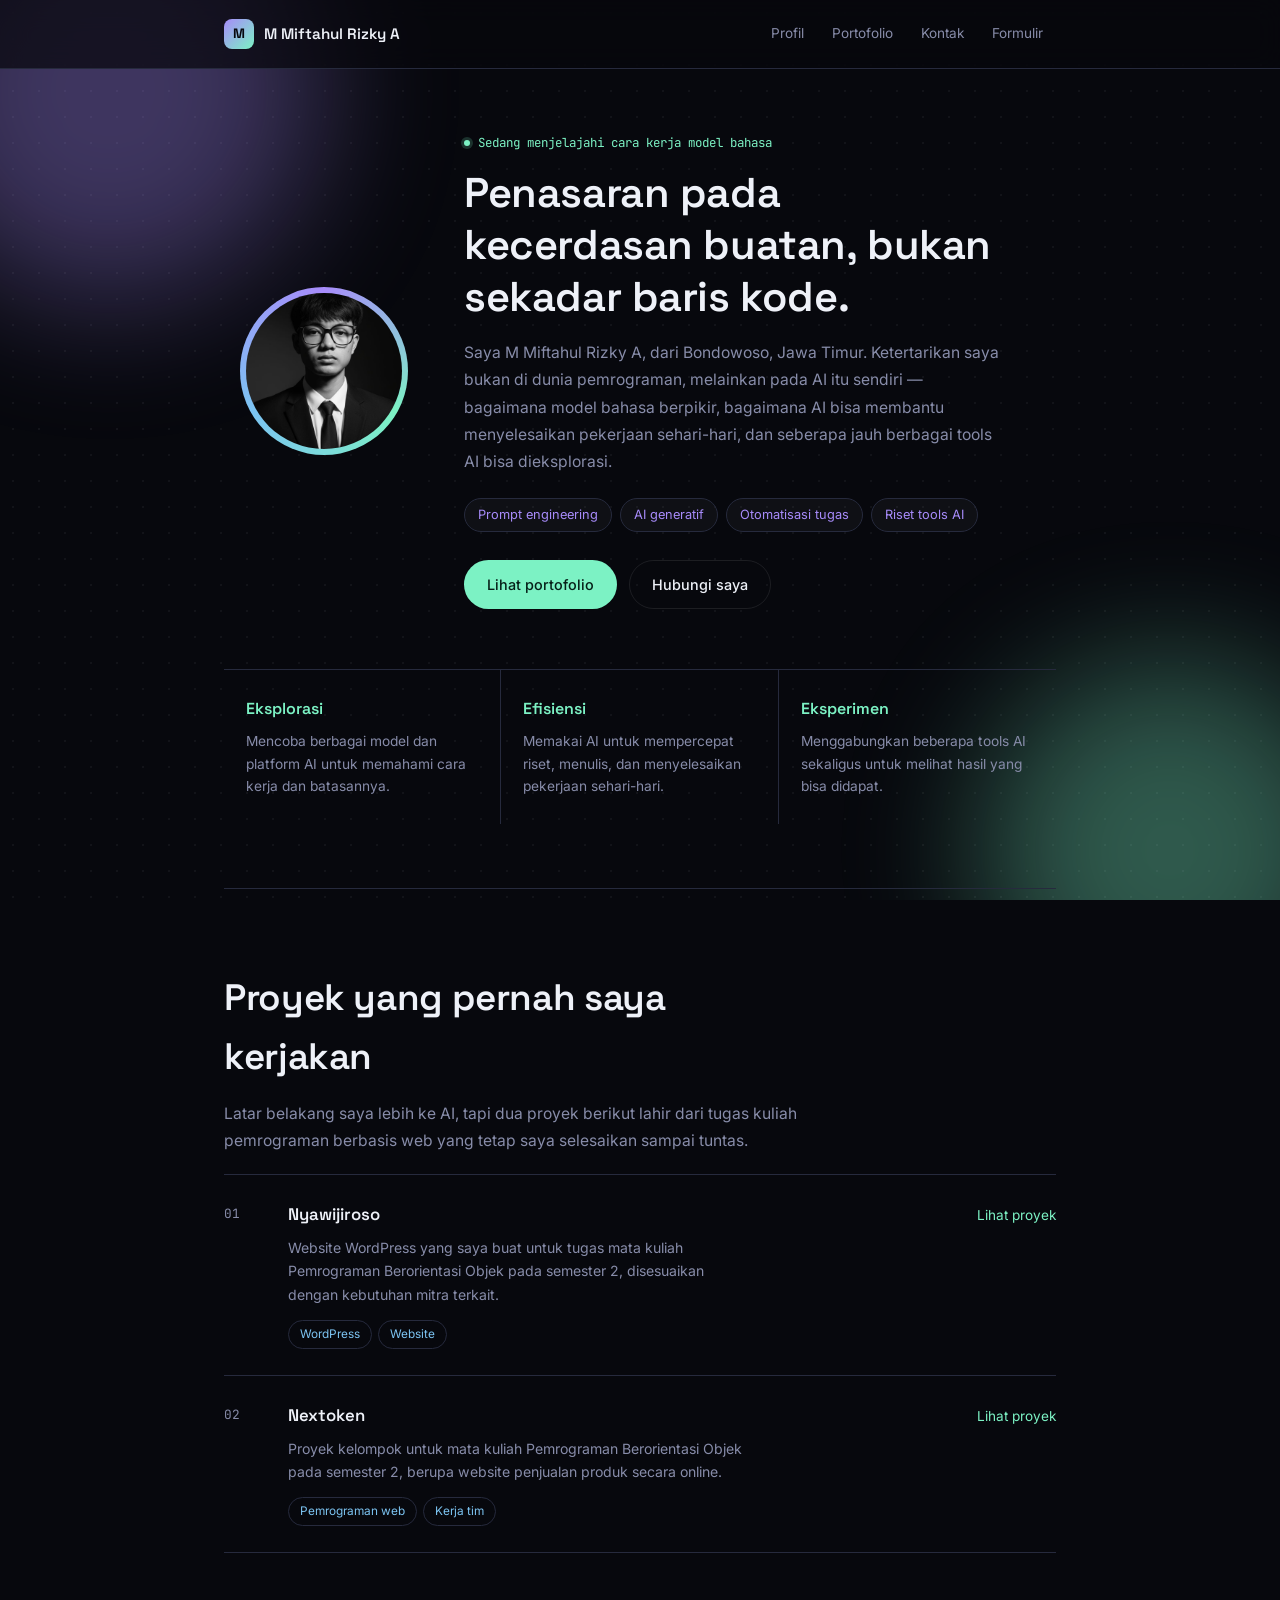
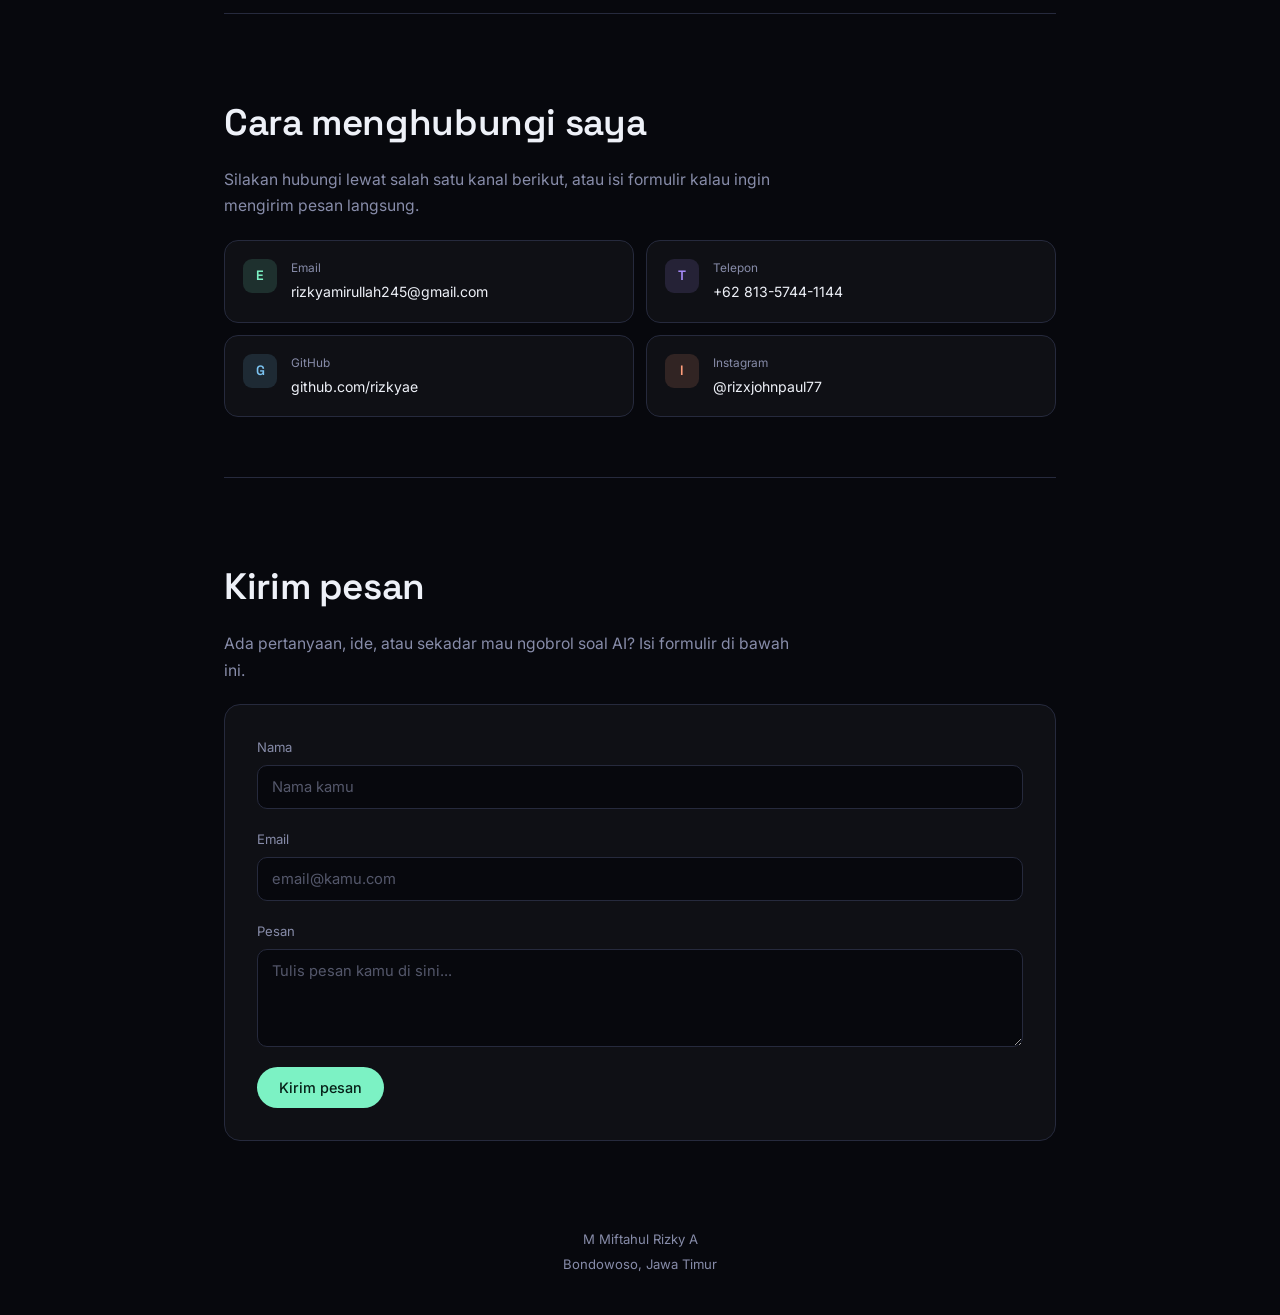
<file: porto_rizky/index.html>
<!DOCTYPE html>
<html lang="id">
<head>
    <meta charset="UTF-8">
    <meta name="viewport" content="width=device-width, initial-scale=1.0">
    <title>M Miftahul Rizky A — Profil</title>
    <link rel="preconnect" href="https://fonts.googleapis.com">
    <link rel="preconnect" href="https://fonts.gstatic.com" crossorigin>
    <link href="https://fonts.googleapis.com/css2?family=Space+Grotesk:wght@500;600;700&family=Inter:wght@400;500;600&family=JetBrains+Mono:wght@400;500&display=swap" rel="stylesheet">
    <link rel="stylesheet" href="style.css">
</head>
<body>

    <div class="ambient" aria-hidden="true">
        <span class="blob blob-a"></span>
        <span class="blob blob-b"></span>
    </div>

    <nav class="site-nav" aria-label="Navigasi utama">
        <div class="nav-inner">
            <a href="#profil" class="brand">
                <span class="brand-mark" aria-hidden="true">M</span>
                <span class="brand-name">M Miftahul Rizky A</span>
            </a>
            <ul class="nav-links">
                <li><a href="#profil">Profil</a></li>
                <li><a href="#portofolio">Portofolio</a></li>
                <li><a href="#kontak">Kontak</a></li>
                <li><a href="#formulir">Formulir</a></li>
            </ul>
        </div>
    </nav>

    <main class="page">

        <section id="profil" class="hero">
            <div class="hero-visual">
                <div class="orb" aria-hidden="true">
                    <div class="orb-inner">
                        <img src="images/foto-profil.jpg" alt="Foto profil M Miftahul Rizky A" class="avatar">
                    </div>
                </div>
            </div>
            <div class="hero-content">
                <p class="status">Sedang menjelajahi cara kerja model bahasa</p>
                <h1>Penasaran pada kecerdasan buatan, bukan sekadar baris kode.</h1>
                <p class="bio">
                    Saya M Miftahul Rizky A, dari Bondowoso, Jawa Timur. Ketertarikan saya bukan di dunia pemrograman,
                    melainkan pada AI itu sendiri — bagaimana model bahasa berpikir, bagaimana AI bisa membantu
                    menyelesaikan pekerjaan sehari-hari, dan seberapa jauh berbagai tools AI bisa dieksplorasi.
                </p>
                <ul class="tags">
                    <li>Prompt engineering</li>
                    <li>AI generatif</li>
                    <li>Otomatisasi tugas</li>
                    <li>Riset tools AI</li>
                </ul>
                <div class="cta-row">
                    <a href="#portofolio" class="btn btn-primary">Lihat portofolio</a>
                    <a href="#kontak" class="btn btn-ghost">Hubungi saya</a>
                </div>
            </div>
        </section>

        <section class="focus-grid" aria-label="Fokus saya di dunia AI">
            <div class="focus-item">
                <h3>Eksplorasi</h3>
                <p>Mencoba berbagai model dan platform AI untuk memahami cara kerja dan batasannya.</p>
            </div>
            <div class="focus-item">
                <h3>Efisiensi</h3>
                <p>Memakai AI untuk mempercepat riset, menulis, dan menyelesaikan pekerjaan sehari-hari.</p>
            </div>
            <div class="focus-item">
                <h3>Eksperimen</h3>
                <p>Menggabungkan beberapa tools AI sekaligus untuk melihat hasil yang bisa didapat.</p>
            </div>
        </section>

        <section id="portofolio" class="section-block">
            <div class="page-intro">
                <h1>Proyek yang pernah saya kerjakan</h1>
                <p>
                    Latar belakang saya lebih ke AI, tapi dua proyek berikut lahir dari tugas kuliah pemrograman
                    berbasis web yang tetap saya selesaikan sampai tuntas.
                </p>
            </div>

            <div class="project-list" aria-label="Daftar proyek">

                <article class="project-row">
                    <span class="project-num">01</span>
                    <div>
                        <h2 class="project-title">Nyawijiroso</h2>
                        <p class="project-desc">
                            Website WordPress yang saya buat untuk tugas mata kuliah Pemrograman Berorientasi Objek
                            pada semester 2, disesuaikan dengan kebutuhan mitra terkait.
                        </p>
                        <div class="project-tags">
                            <span class="tag">WordPress</span>
                            <span class="tag">Website</span>
                        </div>
                    </div>
                    <a href="https://nyawijiroso.wordpress.com" target="_blank" rel="noopener" class="project-link">Lihat proyek</a>
                </article>

                <article class="project-row">
                    <span class="project-num">02</span>
                    <div>
                        <h2 class="project-title">Nextoken</h2>
                        <p class="project-desc">
                            Proyek kelompok untuk mata kuliah Pemrograman Berorientasi Objek pada semester 2, berupa
                            website penjualan produk secara online.
                        </p>
                        <div class="project-tags">
                            <span class="tag">Pemrograman web</span>
                            <span class="tag">Kerja tim</span>
                        </div>
                    </div>
                    <a href="https://nextoken-official.netlify.app/" target="_blank" rel="noopener" class="project-link">Lihat proyek</a>
                </article>

            </div>
        </section>

        <section id="kontak" class="section-block">
            <div class="page-intro">
                <h1>Cara menghubungi saya</h1>
                <p>Silakan hubungi lewat salah satu kanal berikut, atau isi formulir kalau ingin mengirim pesan langsung.</p>
            </div>

            <div class="contact-grid" aria-label="Daftar kontak">

                <a href="mailto:rizkyamirullah245@gmail.com" class="contact-item">
                    <span class="mono-badge" data-tone="signal" aria-hidden="true">E</span>
                    <span class="contact-text">
                        <span class="contact-label">Email</span>
                        <span class="contact-value">rizkyamirullah245@gmail.com</span>
                    </span>
                </a>

                <a href="tel:+6281357441144" class="contact-item">
                    <span class="mono-badge" data-tone="pulse" aria-hidden="true">T</span>
                    <span class="contact-text">
                        <span class="contact-label">Telepon</span>
                        <span class="contact-value">+62 813-5744-1144</span>
                    </span>
                </a>

                <a href="https://github.com/rizkyae" target="_blank" rel="noopener" class="contact-item">
                    <span class="mono-badge" data-tone="sky" aria-hidden="true">G</span>
                    <span class="contact-text">
                        <span class="contact-label">GitHub</span>
                        <span class="contact-value">github.com/rizkyae</span>
                    </span>
                </a>

                <a href="https://instagram.com/rizxjohnpaul77" target="_blank" rel="noopener" class="contact-item">
                    <span class="mono-badge" data-tone="coral" aria-hidden="true">I</span>
                    <span class="contact-text">
                        <span class="contact-label">Instagram</span>
                        <span class="contact-value">@rizxjohnpaul77</span>
                    </span>
                </a>

            </div>
        </section>

        <section id="formulir" class="section-block">
            <div class="page-intro">
                <h1>Kirim pesan</h1>
                <p>Ada pertanyaan, ide, atau sekadar mau ngobrol soal AI? Isi formulir di bawah ini.</p>
            </div>

            <div class="form-panel">
                <form class="contact-form" action="mailto:rizkyamirullah245@gmail.com" method="post" enctype="text/plain">

                    <div class="form-field">
                        <label for="name">Nama</label>
                        <input type="text" id="name" name="name" placeholder="Nama kamu" required>
                    </div>

                    <div class="form-field">
                        <label for="email">Email</label>
                        <input type="email" id="email" name="email" placeholder="email@kamu.com" required>
                    </div>

                    <div class="form-field">
                        <label for="message">Pesan</label>
                        <textarea id="message" name="message" rows="4" placeholder="Tulis pesan kamu di sini..." required></textarea>
                    </div>

                    <button type="submit" class="btn btn-primary form-submit">Kirim pesan</button>

                </form>
            </div>
        </section>

    </main>

    <footer class="site-footer">
        <p>M Miftahul Rizky A</p>
        <p>Bondowoso, Jawa Timur</p>
    </footer>

</body>
</html>
</file>
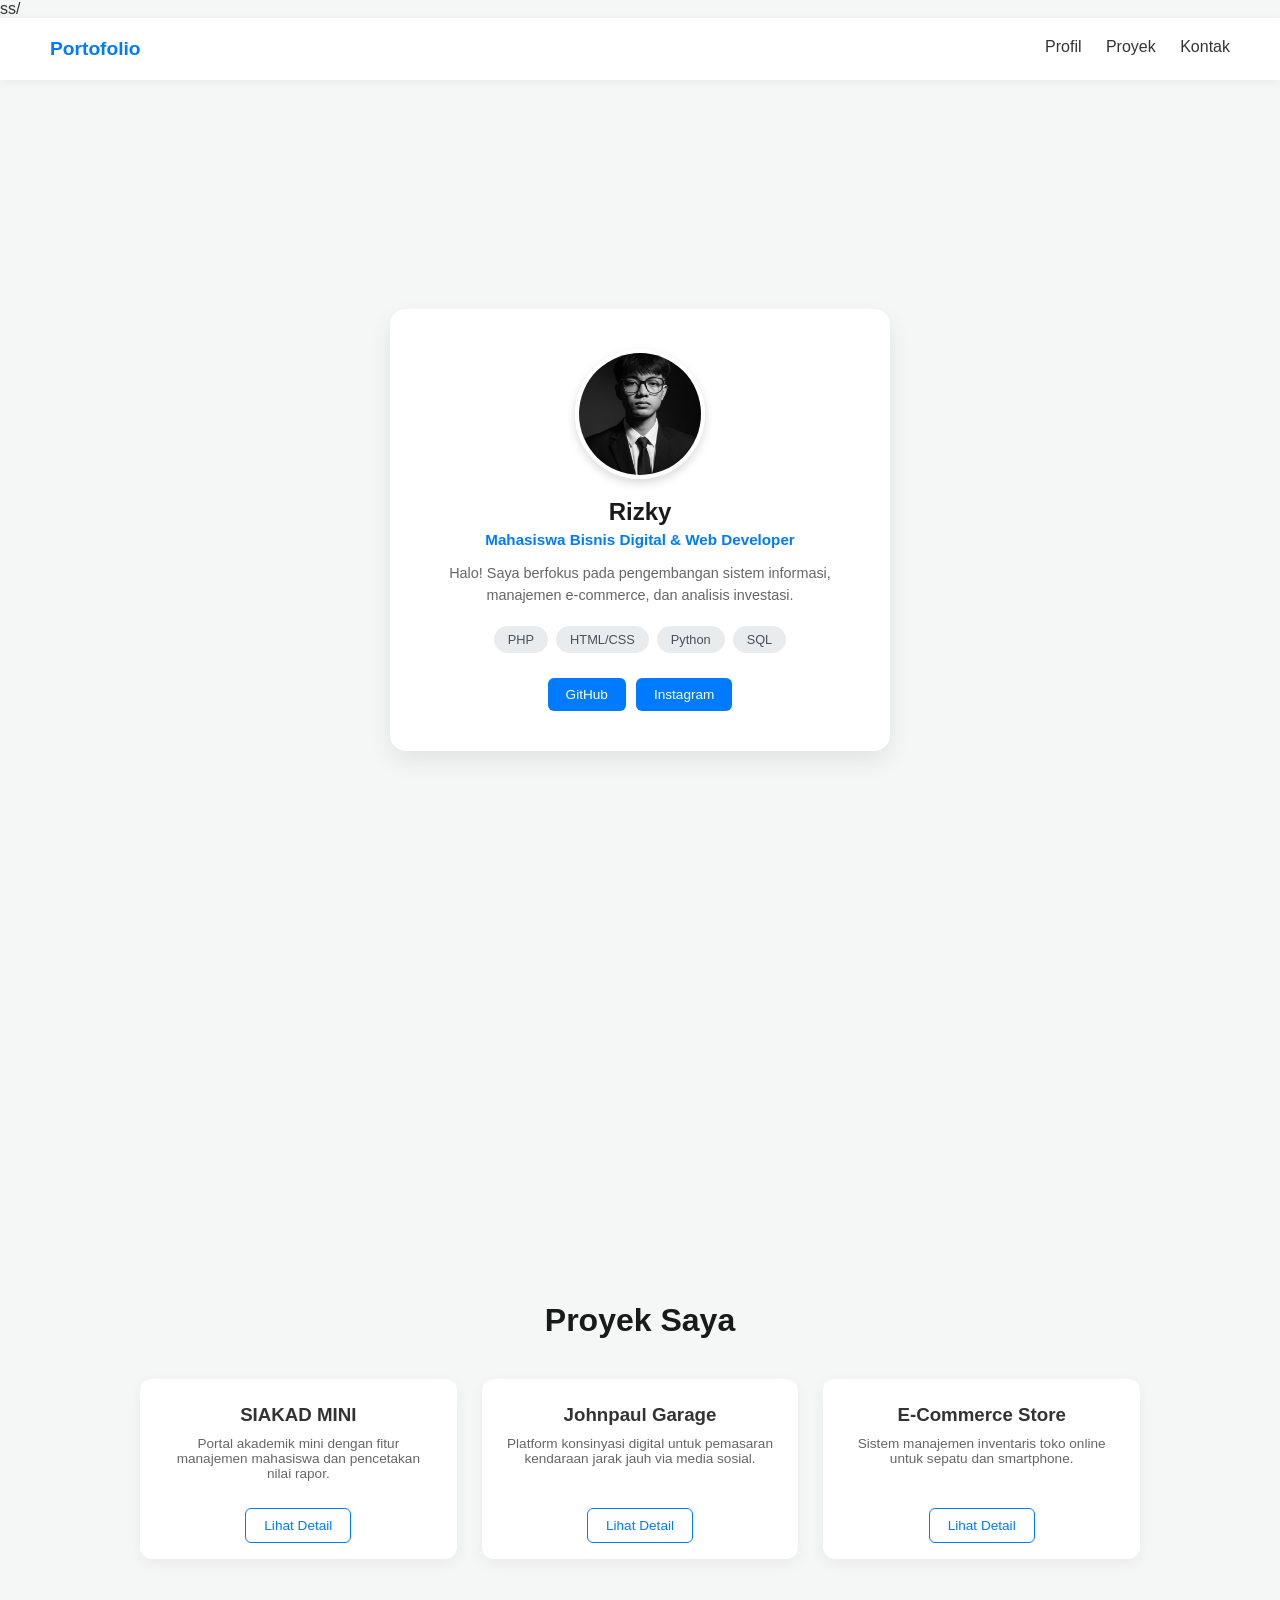
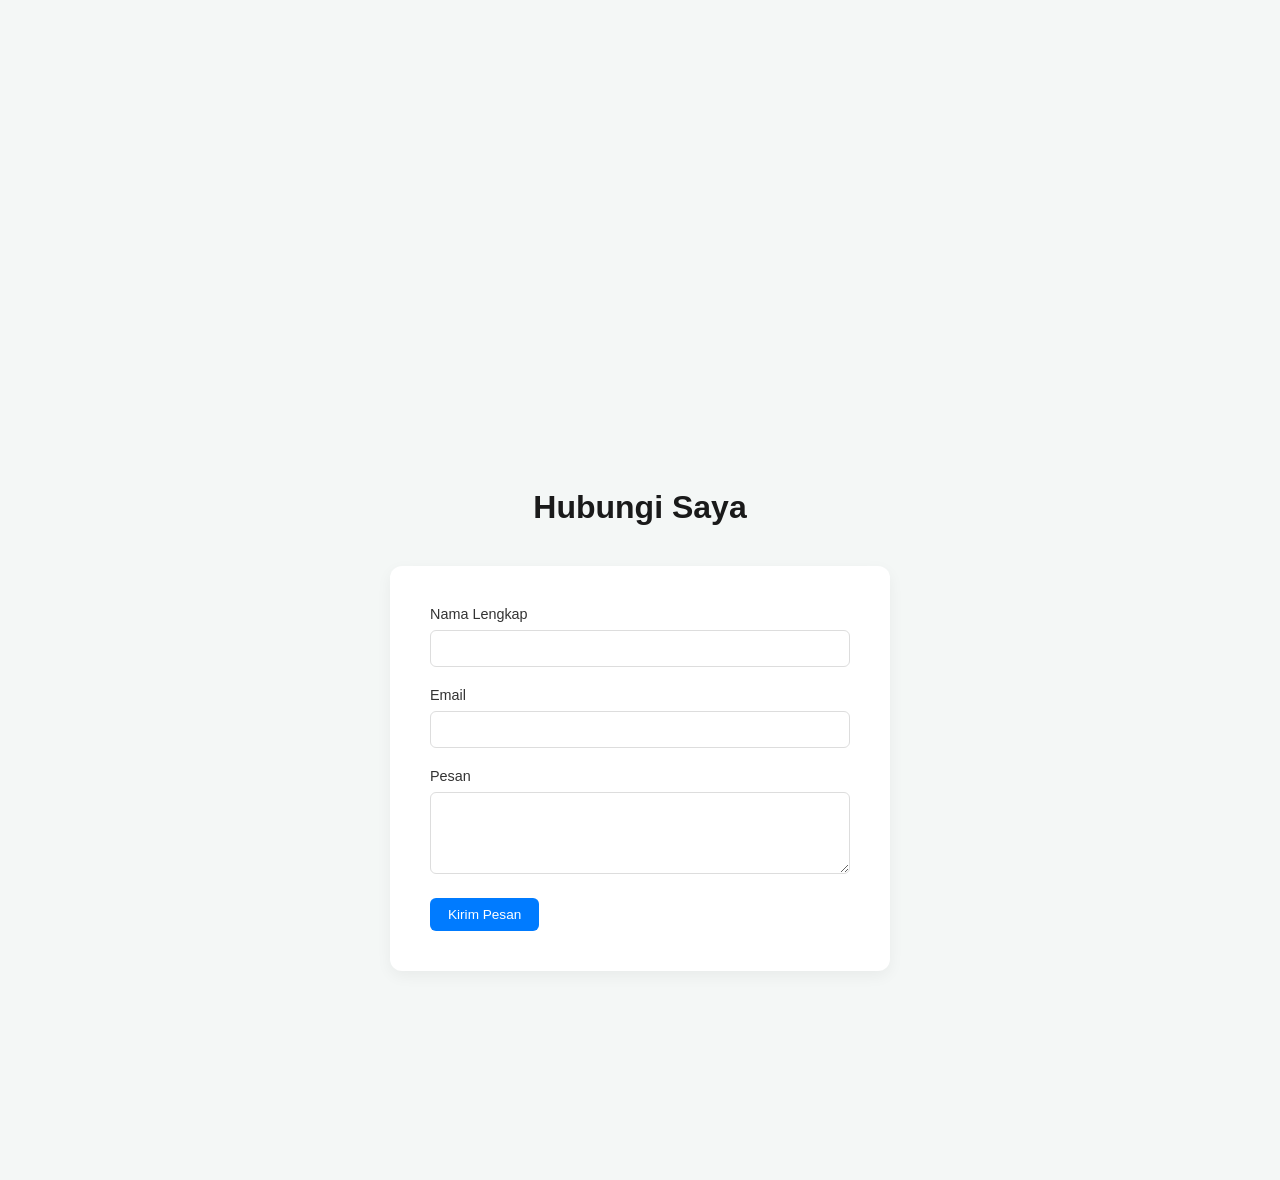
<file: tugas-week-2/index.html>
<!DOCTYPE html>
<html lang="id">
<head>
    <meta charset="UTF-8">
    <meta name="viewport" content="width=device-width, initial-scale=1.0">
    <title>Portofolio | Rizki</title>
    <link rel="stylesheet" href="style.css">
</head>ss/
<body>
    <nav class="navbar">
        <div class="logo">Portofolio</div>
        <div class="nav-links">
            <a href="#profil">Profil</a>
            <a href="#projects">Proyek</a>
            <a href="#kontak">Kontak</a>
        </div>
    </nav>

    <section id="profil" class="section-container">
        <div class="card">
            <img src="images/foto-profil.jpg" alt="Foto Profil" class="avatar">
            <h1>Rizky</h1>
            <p class="subtitle">Mahasiswa Bisnis Digital & Web Developer</p>
            <p class="bio">Halo! Saya berfokus pada pengembangan sistem informasi, manajemen e-commerce, dan analisis investasi.</p>
            <div class="skills">
                <span class="badge">PHP</span>
                <span class="badge">HTML/CSS</span>
                <span class="badge">Python</span>
                <span class="badge">SQL</span>
            </div>
            <div class="links">
                <a href="https://github.com/rizkyae" target="_blank" class="btn">GitHub</a>
                <a href="https://instagram.com/rizxjohnpaul77" target="_blank" class="btn">Instagram</a>
            </div>
        </div>
    </section>

    <!-- Menampilkan minimal 3 kartu proyek menggunakan CSS Grid[cite: 1] -->
    <section id="projects" class="section-container">
        <h2 class="section-title">Proyek Saya</h2>
        <div class="grid-layout">
            <div class="project-card">
                <h3>SIAKAD MINI</h3>
                <p>Portal akademik mini dengan fitur manajemen mahasiswa dan pencetakan nilai rapor.</p>
                <a href="#" class="btn btn-outline">Lihat Detail</a>
            </div>
            <div class="project-card">
                <h3>Johnpaul Garage</h3>
                <p>Platform konsinyasi digital untuk pemasaran kendaraan jarak jauh via media sosial.</p>
                <a href="#" class="btn btn-outline">Lihat Detail</a>
            </div>
            <div class="project-card">
                <h3>E-Commerce Store</h3>
                <p>Sistem manajemen inventaris toko online untuk sepatu dan smartphone.</p>
                <a href="#" class="btn btn-outline">Lihat Detail</a>
            </div>
        </div>
    </section>

    <!-- Formulir kontak dengan validasi HTML5[cite: 1] -->
    <section id="kontak" class="section-container">
        <h2 class="section-title">Hubungi Saya</h2>
        <form class="contact-form">
            <div class="form-group">
                <label for="nama">Nama Lengkap</label>
                <input type="text" id="nama" required>
            </div>
            <div class="form-group">
                <label for="email">Email</label>
                <input type="email" id="email" required>
            </div>
            <div class="form-group">
                <label for="pesan">Pesan</label>
                <textarea id="pesan" rows="4" required></textarea>
            </div>
            <button type="submit" class="btn">Kirim Pesan</button>
        </form>
    </section>
</body>
</html>
</file>
<file: porto_rizky/style.css>
:root {
    --void: #07080d;
    --surface: #12141f;
    --surface-soft: rgba(255, 255, 255, 0.035);
    --edge: #262a3d;
    --edge-soft: rgba(255, 255, 255, 0.09);

    --ink: #eef1f8;
    --dim: #878ca9;

    --signal: #7cf2c4;
    --pulse: #a78bfa;
    --coral: #ff9d7a;
    --sky: #7cc4f2;

    --focus-ring: #7cf2c4;

    --font-display: 'Space Grotesk', 'Inter', sans-serif;
    --font-body: 'Inter', sans-serif;
    --font-mono: 'JetBrains Mono', ui-monospace, monospace;
}

* {
    margin: 0;
    padding: 0;
    box-sizing: border-box;
}

html {
    scroll-behavior: smooth;
}

body {
    background: var(--void);
    color: var(--ink);
    font-family: var(--font-body);
    line-height: 1.6;
    min-height: 100vh;
    position: relative;
    overflow-x: hidden;
}

/* ---------- Ambient background ---------- */

.ambient {
    position: fixed;
    inset: 0;
    z-index: 0;
    pointer-events: none;
    overflow: hidden;
    background-image: radial-gradient(circle, rgba(238, 241, 248, 0.05) 1px, transparent 1px);
    background-size: 26px 26px;
}

.blob {
    position: absolute;
    border-radius: 50%;
    filter: blur(70px);
    opacity: 0.35;
}

.blob-a {
    width: 420px;
    height: 420px;
    top: -120px;
    left: -100px;
    background: var(--pulse);
    animation: drift-a 26s ease-in-out infinite alternate;
}

.blob-b {
    width: 380px;
    height: 380px;
    bottom: -140px;
    right: -80px;
    background: var(--signal);
    animation: drift-b 30s ease-in-out infinite alternate;
}

@keyframes drift-a {
    from { transform: translate(0, 0); }
    to { transform: translate(60px, 40px); }
}

@keyframes drift-b {
    from { transform: translate(0, 0); }
    to { transform: translate(-50px, -30px); }
}

@media (prefers-reduced-motion: reduce) {
    .blob-a, .blob-b { animation: none; }
}

/* ---------- Nav ---------- */

.site-nav {
    position: sticky;
    top: 0;
    z-index: 10;
    backdrop-filter: blur(14px);
    background: rgba(7, 8, 13, 0.72);
    border-bottom: 1px solid var(--edge);
}

.nav-inner {
    max-width: 880px;
    margin: 0 auto;
    padding: 16px 24px;
    display: flex;
    align-items: center;
    justify-content: space-between;
    gap: 16px;
}

.brand {
    display: flex;
    align-items: center;
    gap: 10px;
    text-decoration: none;
    color: var(--ink);
}

.brand-mark {
    width: 30px;
    height: 30px;
    border-radius: 8px;
    background: linear-gradient(135deg, var(--pulse), var(--signal));
    display: flex;
    align-items: center;
    justify-content: center;
    font-family: var(--font-display);
    font-weight: 700;
    font-size: 0.85rem;
    color: var(--void);
    flex-shrink: 0;
}

.brand-name {
    font-family: var(--font-display);
    font-weight: 600;
    font-size: 0.95rem;
    white-space: nowrap;
}

.nav-links {
    display: flex;
    gap: 2px;
    list-style: none;
    flex-wrap: wrap;
}

.nav-links a {
    display: inline-block;
    font-size: 0.85rem;
    color: var(--dim);
    text-decoration: none;
    padding: 7px 13px;
    border-radius: 999px;
    transition: color 0.15s ease, background-color 0.15s ease;
}

.nav-links a:hover,
.nav-links a:focus-visible {
    color: var(--ink);
    background: var(--surface-soft);
}

.nav-links a[aria-current="page"] {
    color: var(--void);
    background: var(--signal);
    font-weight: 500;
}

.nav-links a:focus-visible {
    outline: 2px solid var(--focus-ring);
    outline-offset: 2px;
}

/* ---------- Page shell ---------- */

.page {
    position: relative;
    z-index: 1;
    max-width: 880px;
    margin: 0 auto;
    padding: 0 24px;
}

.section-block {
    scroll-margin-top: 84px;
    padding-top: 24px;
    border-top: 1px solid var(--edge);
}

.page-intro {
    padding: 56px 0 20px;
    max-width: 58ch;
}

#profil {
    scroll-margin-top: 84px;
}

.page-intro h1 {
    font-family: var(--font-display);
    font-weight: 600;
    font-size: clamp(1.7rem, 4vw, 2.3rem);
    letter-spacing: -0.01em;
    margin-bottom: 14px;
}

.page-intro p {
    color: var(--dim);
    font-size: 0.98rem;
    line-height: 1.7;
}

/* ---------- Hero (index) ---------- */

.hero {
    display: grid;
    grid-template-columns: 200px 1fr;
    gap: 40px;
    align-items: center;
    padding: 64px 0 48px;
}

.hero-visual {
    display: flex;
    justify-content: center;
}

.orb {
    position: relative;
    width: 168px;
    height: 168px;
    border-radius: 50%;
    padding: 6px;
    background: conic-gradient(from 0deg, var(--pulse), var(--signal), var(--sky), var(--pulse));
    animation: spin 14s linear infinite;
}

@media (prefers-reduced-motion: reduce) {
    .orb { animation: none; }
}

@keyframes spin {
    to { transform: rotate(360deg); }
}

.orb-inner {
    width: 100%;
    height: 100%;
    border-radius: 50%;
    overflow: hidden;
    background: var(--surface);
    display: flex;
}

.avatar {
    width: 100%;
    height: 100%;
    object-fit: cover;
}

.status {
    font-family: var(--font-mono);
    font-size: 0.78rem;
    color: var(--signal);
    margin-bottom: 14px;
    display: flex;
    align-items: center;
    gap: 8px;
}

.status::before {
    content: "";
    width: 6px;
    height: 6px;
    border-radius: 50%;
    background: var(--signal);
    box-shadow: 0 0 0 3px rgba(124, 242, 196, 0.18);
}

.hero-content h1 {
    font-family: var(--font-display);
    font-weight: 600;
    font-size: clamp(1.8rem, 4.2vw, 2.6rem);
    line-height: 1.25;
    letter-spacing: -0.01em;
    margin-bottom: 16px;
    max-width: 20ch;
}

.hero-content .bio {
    color: var(--dim);
    font-size: 0.98rem;
    line-height: 1.75;
    max-width: 54ch;
    margin-bottom: 22px;
}

.tags {
    display: flex;
    flex-wrap: wrap;
    gap: 8px;
    list-style: none;
    margin-bottom: 28px;
}

.tags li {
    font-size: 0.8rem;
    color: var(--pulse);
    border: 1px solid var(--edge);
    background: var(--surface-soft);
    border-radius: 999px;
    padding: 6px 13px;
}

.cta-row {
    display: flex;
    flex-wrap: wrap;
    gap: 12px;
}

.btn {
    font-family: var(--font-body);
    font-weight: 500;
    font-size: 0.9rem;
    text-decoration: none;
    padding: 12px 22px;
    border-radius: 999px;
    border: 1px solid transparent;
    display: inline-block;
    transition: border-color 0.15s ease, background-color 0.15s ease, color 0.15s ease;
}

.btn-primary {
    background: var(--signal);
    color: #062018;
}

.btn-primary:hover,
.btn-primary:focus-visible {
    background: #9ff6d7;
}

.btn-ghost {
    background: transparent;
    color: var(--ink);
    border-color: var(--edge-soft);
}

.btn-ghost:hover,
.btn-ghost:focus-visible {
    border-color: var(--pulse);
    color: var(--pulse);
}

.btn:focus-visible {
    outline: 2px solid var(--focus-ring);
    outline-offset: 2px;
}

/* ---------- Focus grid ---------- */

.focus-grid {
    display: grid;
    grid-template-columns: repeat(3, 1fr);
    gap: 0;
    border-top: 1px solid var(--edge);
    margin: 12px 0 64px;
}

.focus-item {
    padding: 26px 22px;
    border-right: 1px solid var(--edge);
}

.focus-item:last-child {
    border-right: none;
}

.focus-item h3 {
    font-family: var(--font-display);
    font-size: 1rem;
    font-weight: 600;
    color: var(--signal);
    margin-bottom: 8px;
}

.focus-item p {
    font-size: 0.86rem;
    color: var(--dim);
    line-height: 1.65;
}

/* ---------- Project list (portofolio) ---------- */

.project-list {
    display: flex;
    flex-direction: column;
    padding-bottom: 60px;
}

.project-row {
    display: grid;
    grid-template-columns: 44px 1fr auto;
    gap: 20px;
    align-items: start;
    padding: 26px 0;
    border-top: 1px solid var(--edge);
}

.project-list .project-row:last-child {
    border-bottom: 1px solid var(--edge);
}

.project-num {
    font-family: var(--font-mono);
    font-size: 0.8rem;
    color: var(--dim);
    padding-top: 3px;
}

.project-title {
    font-family: var(--font-display);
    font-weight: 600;
    font-size: 1.05rem;
    margin-bottom: 8px;
}

.project-desc {
    font-size: 0.88rem;
    color: var(--dim);
    line-height: 1.65;
    max-width: 52ch;
    margin-bottom: 14px;
}

.project-tags {
    display: flex;
    flex-wrap: wrap;
    gap: 6px;
}

.tag {
    font-size: 0.74rem;
    color: var(--sky);
    border: 1px solid var(--edge);
    border-radius: 999px;
    padding: 4px 11px;
}

.project-link {
    font-size: 0.85rem;
    color: var(--signal);
    text-decoration: none;
    border-bottom: 1px solid transparent;
    white-space: nowrap;
    padding-top: 4px;
    transition: border-color 0.15s ease;
}

.project-link:hover,
.project-link:focus-visible {
    border-bottom-color: var(--signal);
}

.project-link:focus-visible {
    outline: 2px solid var(--focus-ring);
    outline-offset: 2px;
}

/* ---------- Contact grid (kontak) ---------- */

.contact-grid {
    display: grid;
    grid-template-columns: 1fr 1fr;
    gap: 12px;
    padding-bottom: 60px;
}

.contact-item {
    display: flex;
    align-items: flex-start;
    gap: 14px;
    text-decoration: none;
    border: 1px solid var(--edge);
    border-radius: 14px;
    padding: 18px;
    background: var(--surface-soft);
    transition: border-color 0.15s ease;
}

.contact-item:hover,
.contact-item:focus-visible {
    border-color: var(--edge-soft);
}

.contact-item:focus-visible {
    outline: 2px solid var(--focus-ring);
    outline-offset: 2px;
}

.mono-badge {
    width: 34px;
    height: 34px;
    border-radius: 9px;
    display: flex;
    align-items: center;
    justify-content: center;
    font-family: var(--font-display);
    font-weight: 600;
    font-size: 0.85rem;
    flex-shrink: 0;
}

.mono-badge[data-tone="signal"] { background: rgba(124, 242, 196, 0.14); color: var(--signal); }
.mono-badge[data-tone="pulse"] { background: rgba(167, 139, 250, 0.14); color: var(--pulse); }
.mono-badge[data-tone="sky"] { background: rgba(124, 196, 242, 0.14); color: var(--sky); }
.mono-badge[data-tone="coral"] { background: rgba(255, 157, 122, 0.14); color: var(--coral); }

.contact-text {
    display: flex;
    flex-direction: column;
    gap: 3px;
    min-width: 0;
}

.contact-label {
    font-size: 0.74rem;
    color: var(--dim);
}

.contact-value {
    font-size: 0.88rem;
    color: var(--ink);
    overflow-wrap: break-word;
}

/* ---------- Contact form (formulir) ---------- */

.form-panel {
    border: 1px solid var(--edge);
    background: var(--surface-soft);
    border-radius: 16px;
    padding: 32px;
    margin-bottom: 60px;
}

.contact-form {
    display: flex;
    flex-direction: column;
    gap: 20px;
}

.form-field {
    display: flex;
    flex-direction: column;
    gap: 7px;
}

.form-field label {
    font-size: 0.82rem;
    color: var(--dim);
}

.form-field input,
.form-field textarea {
    font-family: var(--font-body);
    font-size: 0.92rem;
    color: var(--ink);
    background: var(--void);
    border: 1px solid var(--edge);
    border-radius: 10px;
    padding: 12px 14px;
    resize: vertical;
}

.form-field input::placeholder,
.form-field textarea::placeholder {
    color: var(--dim);
    opacity: 0.6;
}

.form-field input:focus,
.form-field textarea:focus {
    outline: none;
    border-color: var(--signal);
}

.form-submit {
    align-self: flex-start;
    border: none;
    cursor: pointer;
}

/* ---------- Footer ---------- */

.site-footer {
    position: relative;
    z-index: 1;
    text-align: center;
    padding: 28px 24px 40px;
    color: var(--dim);
    font-size: 0.82rem;
}

.site-footer p + p {
    margin-top: 4px;
}

/* ---------- Responsive ---------- */

@media (max-width: 720px) {
    .hero {
        grid-template-columns: 1fr;
        text-align: left;
        padding-top: 44px;
    }

    .hero-visual {
        justify-content: flex-start;
    }

    .orb {
        width: 120px;
        height: 120px;
    }

    .focus-grid {
        grid-template-columns: 1fr;
    }

    .focus-item {
        border-right: none;
        border-bottom: 1px solid var(--edge);
    }

    .focus-item:last-child {
        border-bottom: none;
    }

    .project-row {
        grid-template-columns: 32px 1fr;
    }

    .project-link {
        grid-column: 2;
    }

    .contact-grid {
        grid-template-columns: 1fr;
    }

    .nav-inner {
        padding: 14px 18px;
    }

    .nav-links a {
        padding: 6px 10px;
        font-size: 0.8rem;
    }

    .form-panel {
        padding: 22px;
    }
}
</file>
<file: tugas-week-2/style.css>
* {
    margin: 0;
    padding: 0;
    box-sizing: border-box;
    font-family: 'Segoe UI', Tahoma, Geneva, Verdana, sans-serif;
    scroll-behavior: smooth;
}

body {
    background-color: #f4f7f6;
    color: #333;
}

/* Navigasi */
.navbar {
    display: flex;
    justify-content: space-between;
    padding: 20px 50px;
    background: #fff;
    box-shadow: 0 2px 10px rgba(0,0,0,0.05);
    position: sticky;
    top: 0;
    z-index: 100;
}

.logo {
    font-weight: bold;
    color: #007bff;
    font-size: 1.2rem;
}

.nav-links a {
    text-decoration: none;
    color: #333;
    margin-left: 20px;
    transition: color 0.3s;
}

.nav-links a:hover {
    color: #007bff;
}

/* Layout Umum */
.section-container {
    min-height: 100vh;
    padding: 80px 20px;
    display: flex;
    flex-direction: column;
    align-items: center;
    justify-content: center;
}

.section-title {
    margin-bottom: 40px;
    font-size: 2rem;
    color: #1a1a1a;
}

/* Kartu Profil */
.card {
    background: #ffffff;
    max-width: 500px;
    width: 100%;
    padding: 40px;
    border-radius: 16px;
    box-shadow: 0 10px 25px rgba(0, 0, 0, 0.08);
    text-align: center;
}

/* Efek transisi dan hover pada gambar profil[cite: 1] */
.avatar {
    width: 130px;
    height: 130px;
    border-radius: 50%;
    object-fit: cover;
    margin-bottom: 15px;
    border: 4px solid #ffffff;
    box-shadow: 0 4px 10px rgba(0, 0, 0, 0.15);
    transition: transform 0.3s ease; 
}

.avatar:hover {
    transform: scale(1.1);
}

h1 { font-size: 1.5rem; margin-bottom: 5px; color: #1a1a1a; }
.subtitle { font-size: 0.95rem; color: #007bff; margin-bottom: 15px; font-weight: 600; }
.bio { font-size: 0.9rem; line-height: 1.5; color: #666; margin-bottom: 20px; }

.skills {
    display: flex;
    justify-content: center;
    gap: 8px;
    margin-bottom: 25px;
    flex-wrap: wrap;
}

.badge {
    background-color: #e9ecef;
    color: #495057;
    padding: 6px 14px;
    border-radius: 20px;
    font-size: 0.8rem;
    font-weight: 500;
}

/* Grid Layout untuk Proyek[cite: 1] */
.grid-layout {
    display: grid;
    grid-template-columns: repeat(3, 1fr);
    gap: 25px;
    max-width: 1000px;
    width: 100%;
}

.project-card {
    background: #fff;
    padding: 25px;
    border-radius: 12px;
    box-shadow: 0 5px 15px rgba(0,0,0,0.05);
    transition: transform 0.3s ease;
    text-align: center;
}

.project-card:hover {
    transform: translateY(-10px);
}

.project-card h3 { margin-bottom: 10px; }
.project-card p { font-size: 0.85rem; color: #666; margin-bottom: 20px; min-height: 60px; }

/* Formulir Kontak */
.contact-form {
    background: #fff;
    padding: 40px;
    border-radius: 12px;
    box-shadow: 0 5px 15px rgba(0,0,0,0.05);
    width: 100%;
    max-width: 500px;
}

.form-group {
    margin-bottom: 20px;
    text-align: left;
}

.form-group label {
    display: block;
    margin-bottom: 8px;
    font-size: 0.9rem;
    font-weight: 500;
}

.form-group input, .form-group textarea {
    width: 100%;
    padding: 10px;
    border: 1px solid #ddd;
    border-radius: 6px;
    font-family: inherit;
}

/* Tombol */
.links { display: flex; gap: 10px; justify-content: center; }

.btn {
    text-decoration: none;
    color: #fff;
    background-color: #007bff;
    padding: 9px 18px;
    border-radius: 6px;
    font-size: 0.85rem;
    font-weight: 500;
    transition: background-color 0.2s ease, color 0.2s ease;
    border: none;
    cursor: pointer;
}

.btn:hover { background-color: #0056b3; }

.btn-outline {
    background-color: transparent;
    color: #007bff;
    border: 1px solid #007bff;
}

.btn-outline:hover {
    background-color: #007bff;
    color: #fff;
}

/* Desain Responsif (Media Query)[cite: 1] */
@media (max-width: 768px) {
    .grid-layout {
        grid-template-columns: 1fr;
    }
    
    .navbar {
        flex-direction: column;
        align-items: center;
        gap: 15px;
    }
}
</file>
